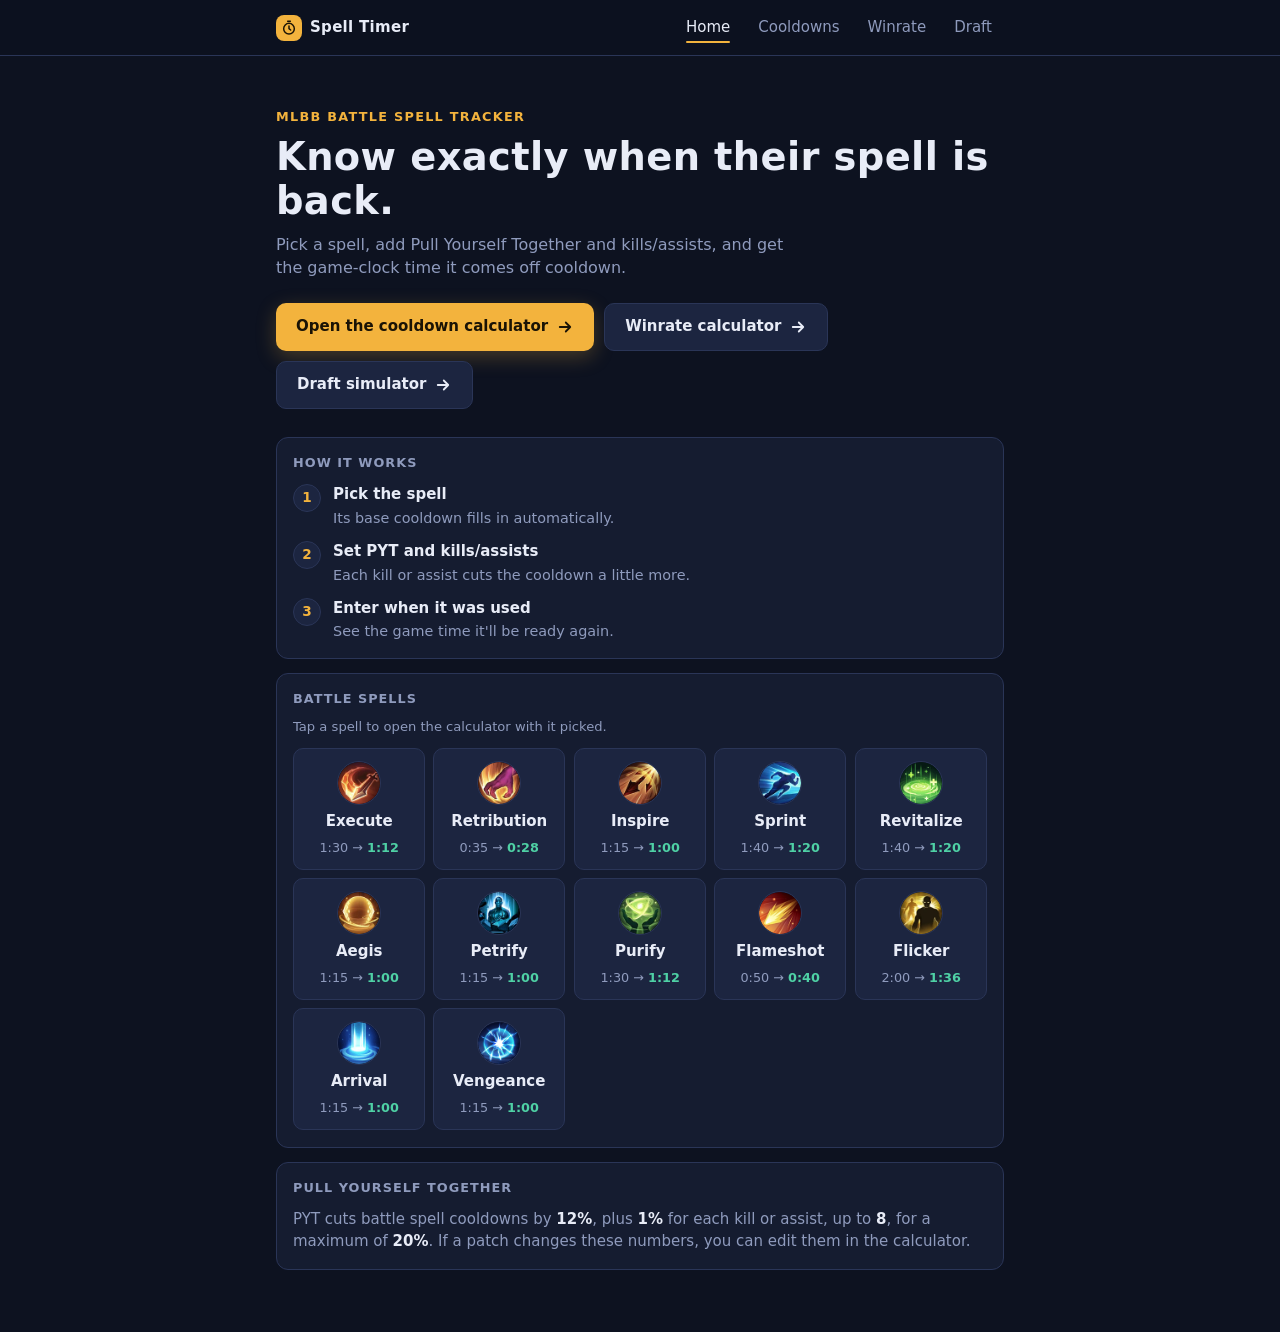
<file: index.html>
<!doctype html>
<html lang="en">
<head>
<meta charset="utf-8">
<meta name="viewport" content="width=device-width, initial-scale=1">
<title>Spell Timer</title>
<link rel="stylesheet" href="base.css">
<link rel="stylesheet" href="home.css">
<script src="spells.js" defer></script>
<script src="icons.js" defer></script>
<script src="home.js" defer></script>
</head>
<body>
<nav class="nav" aria-label="Main">
  <div class="nav-inner">
    <a class="brand" href="index.html">
      <span class="brand-mark"><svg viewBox="0 0 24 24" aria-hidden="true"><circle cx="12" cy="13" r="8"/><path d="M12 9v4l2.5 2M10 2h4"/></svg></span>
      <span class="brand-text">Spell Timer</span>
    </a>
    <ul class="nav-links">
      <li><a href="index.html" aria-current="page">Home</a></li>
      <li><a href="calculator.html">Cooldowns</a></li>
      <li><a href="winrate.html">Winrate</a></li>
      <li><a href="draft.html">Draft</a></li>
    </ul>
  </div>
</nav>

<main>
  <header class="hero">
    <p class="eyebrow">MLBB battle spell tracker</p>
    <h1>Know exactly when their spell is back.</h1>
    <p class="sub">Pick a spell, add Pull Yourself Together and kills/assists, and get the game-clock time it comes off cooldown.</p>
    <div class="cta-row">
      <a class="cta" href="calculator.html">
        Open the cooldown calculator
        <svg viewBox="0 0 24 24" aria-hidden="true"><path d="M5 12h14M13 6l6 6-6 6"/></svg>
      </a>
      <a class="cta secondary" href="winrate.html">
        Winrate calculator
        <svg viewBox="0 0 24 24" aria-hidden="true"><path d="M5 12h14M13 6l6 6-6 6"/></svg>
      </a>
      <a class="cta secondary" href="draft.html">
        Draft simulator
        <svg viewBox="0 0 24 24" aria-hidden="true"><path d="M5 12h14M13 6l6 6-6 6"/></svg>
      </a>
    </div>
  </header>

  <section>
    <h2>How it works</h2>
    <ol class="steps">
      <li>
        <span class="step-num">1</span>
        <div><strong>Pick the spell</strong><p>Its base cooldown fills in automatically.</p></div>
      </li>
      <li>
        <span class="step-num">2</span>
        <div><strong>Set PYT and kills/assists</strong><p>Each kill or assist cuts the cooldown a little more.</p></div>
      </li>
      <li>
        <span class="step-num">3</span>
        <div><strong>Enter when it was used</strong><p>See the game time it'll be ready again.</p></div>
      </li>
    </ol>
  </section>

  <section>
    <h2>Battle spells</h2>
    <p class="hint">Tap a spell to open the calculator with it picked.</p>
    <div class="spell-grid" id="spellGrid"></div>
  </section>

  <section class="pyt-note">
    <h2>Pull Yourself Together</h2>
    <p>PYT cuts battle spell cooldowns by <strong id="pytBaseText">12%</strong>, plus <strong id="pytStackText">1%</strong> for each kill or assist, up to <strong id="pytMaxText">8</strong>, for a maximum of <strong id="pytTotalText">20%</strong>. If a patch changes these numbers, you can edit them in the calculator.</p>
  </section>
</main>
</body>
</html>
</file>
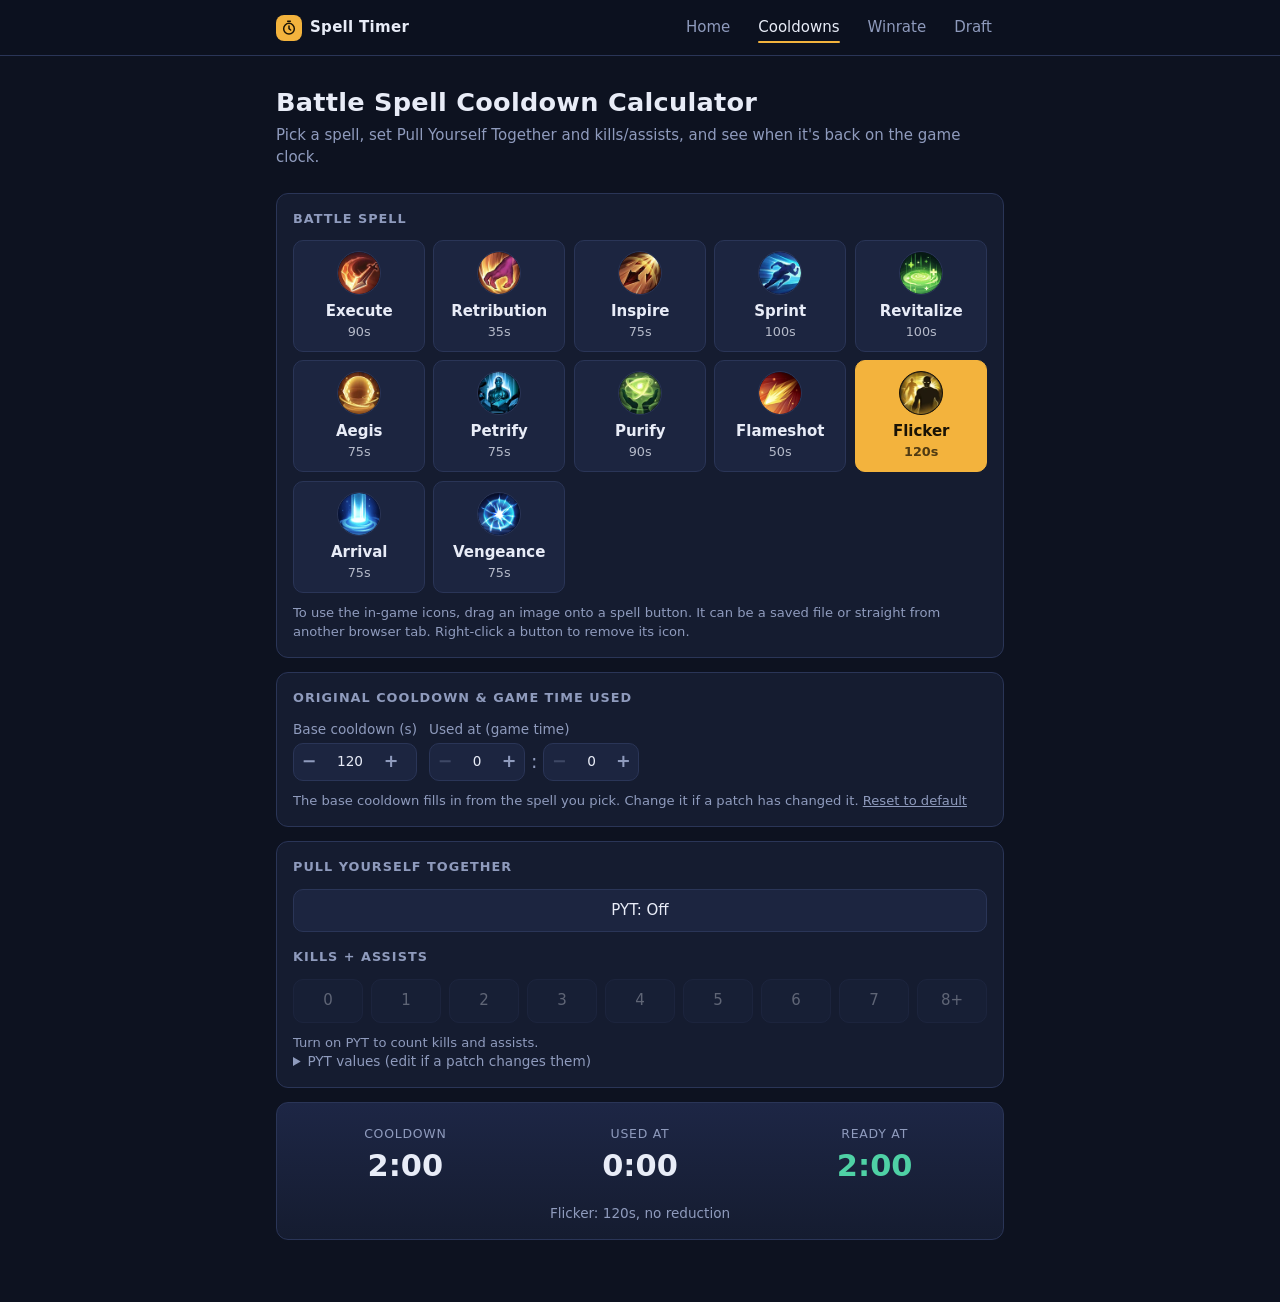
<file: calculator.html>
<!doctype html>
<html lang="en">
<head>
<meta charset="utf-8">
<meta name="viewport" content="width=device-width, initial-scale=1">
<title>Cooldown Calculator</title>
<link rel="stylesheet" href="base.css">
<link rel="stylesheet" href="calculator.css">
<script src="spells.js" defer></script>
<script src="icons.js" defer></script>
<script src="ui.js" defer></script>
<script src="calculator.js" defer></script>
</head>
<body>
<nav class="nav" aria-label="Main">
  <div class="nav-inner">
    <a class="brand" href="index.html">
      <span class="brand-mark"><svg viewBox="0 0 24 24" aria-hidden="true"><circle cx="12" cy="13" r="8"/><path d="M12 9v4l2.5 2M10 2h4"/></svg></span>
      <span class="brand-text">Spell Timer</span>
    </a>
    <ul class="nav-links">
      <li><a href="index.html">Home</a></li>
      <li><a href="calculator.html" aria-current="page">Cooldowns</a></li>
      <li><a href="winrate.html">Winrate</a></li>
      <li><a href="draft.html">Draft</a></li>
    </ul>
  </div>
</nav>

<main>
  <h1>Battle Spell Cooldown Calculator</h1>
  <p class="sub">Pick a spell, set Pull Yourself Together and kills/assists, and see when it's back on the game clock.</p>

  <section>
    <h2>Battle spell</h2>
    <div class="grid spells" id="spells"></div>
    <p class="hint">To use the in-game icons, drag an image onto a spell button. It can be a saved file or straight from another browser tab. Right-click a button to remove its icon.</p>
  </section>

  <section>
    <h2>Original cooldown &amp; game time used</h2>
    <div class="row">
      <label class="field">Base cooldown (s)
        <input type="number" id="baseCd" min="1" max="600" step="1">
      </label>
      <label class="field">Used at (game time)
        <div class="time">
          <input type="number" id="useMin" min="0" max="99" value="0" aria-label="Minutes">
          <span>:</span>
          <input type="number" id="useSec" min="0" max="59" value="0" aria-label="Seconds" data-rollover-into="useMin" data-rollover-at="59">
        </div>
      </label>
    </div>
    <p class="hint">The base cooldown fills in from the spell you pick. Change it if a patch has changed it. <button class="link" id="resetCd" type="button">Reset to default</button></p>
  </section>

  <section>
    <h2>Pull Yourself Together</h2>
    <button class="tog pyt" id="pyt" type="button" aria-pressed="false">PYT: Off</button>

    <h2 class="spaced">Kills + assists</h2>
    <div class="grid kills" id="kills"></div>
    <p class="hint" id="killHint">Turn on PYT to count kills and assists.</p>

    <details>
      <summary>PYT values (edit if a patch changes them)</summary>
      <div class="row">
        <label class="field">Base reduction (%)
          <input type="number" id="pytBase" min="0" max="100" value="12">
        </label>
        <label class="field">Per kill/assist (%)
          <input type="number" id="pytStack" min="0" max="100" step="0.5" value="1">
        </label>
        <label class="field">Max stacks
          <input type="number" id="pytMax" min="0" max="50" value="8">
        </label>
      </div>
    </details>
  </section>

  <section class="result" aria-live="polite">
    <div class="stat"><div class="lbl">Cooldown</div><div class="val" id="outCd">–</div></div>
    <div class="stat"><div class="lbl">Used at</div><div class="val" id="outUsed">–</div></div>
    <div class="stat big"><div class="lbl">Ready at</div><div class="val" id="outReady">–</div></div>
    <p class="breakdown" id="breakdown"></p>
  </section>
</main>
</body>
</html>
</file>
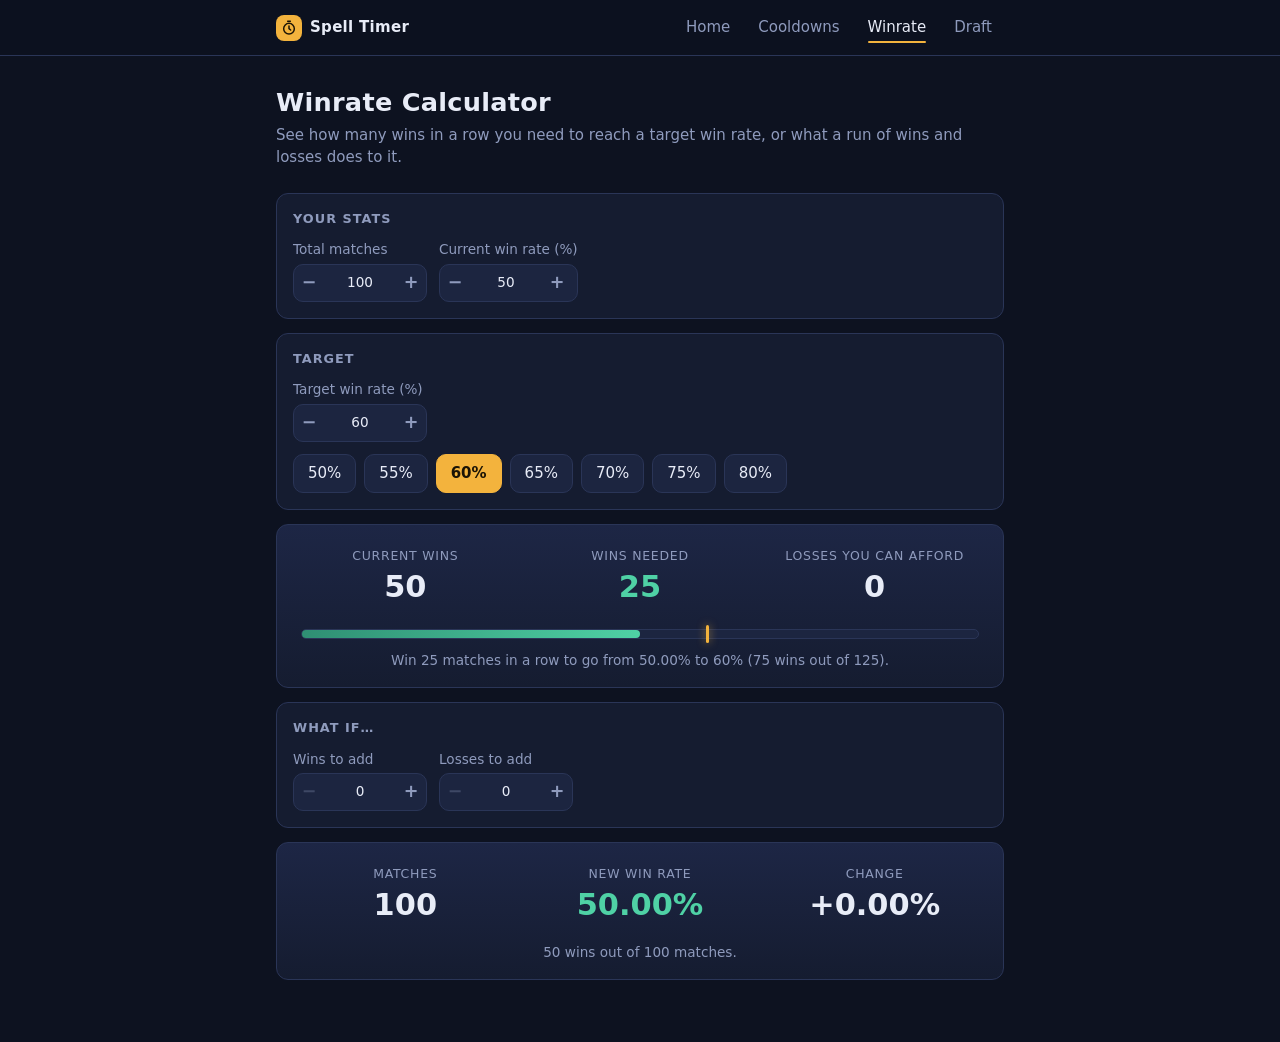
<file: winrate.html>
<!doctype html>
<html lang="en">
<head>
<meta charset="utf-8">
<meta name="viewport" content="width=device-width, initial-scale=1">
<title>Winrate Calculator</title>
<link rel="stylesheet" href="base.css">
<link rel="stylesheet" href="winrate.css">
<script src="ui.js" defer></script>
<script src="winrate.js" defer></script>
</head>
<body>
<nav class="nav" aria-label="Main">
  <div class="nav-inner">
    <a class="brand" href="index.html">
      <span class="brand-mark"><svg viewBox="0 0 24 24" aria-hidden="true"><circle cx="12" cy="13" r="8"/><path d="M12 9v4l2.5 2M10 2h4"/></svg></span>
      <span class="brand-text">Spell Timer</span>
    </a>
    <ul class="nav-links">
      <li><a href="index.html">Home</a></li>
      <li><a href="calculator.html">Cooldowns</a></li>
      <li><a href="winrate.html" aria-current="page">Winrate</a></li>
      <li><a href="draft.html">Draft</a></li>
    </ul>
  </div>
</nav>

<main>
  <h1>Winrate Calculator</h1>
  <p class="sub">See how many wins in a row you need to reach a target win rate, or what a run of wins and losses does to it.</p>

  <section>
    <h2>Your stats</h2>
    <div class="row">
      <label class="field">Total matches
        <input type="number" id="matches" class="wide" min="0" max="99999" value="100">
      </label>
      <label class="field">Current win rate (%)
        <input type="number" id="current" class="wide" min="0" max="100" step="0.1" value="50">
      </label>
    </div>
  </section>

  <section>
    <h2>Target</h2>
    <div class="row">
      <label class="field">Target win rate (%)
        <input type="number" id="target" class="wide" min="0" max="100" step="0.1" value="60">
      </label>
    </div>
    <div class="presets" id="presets" aria-label="Quick targets"></div>
  </section>

  <section class="result" aria-live="polite">
    <div class="stat"><div class="lbl">Current wins</div><div class="val" id="outWins">–</div></div>
    <div class="stat big"><div class="lbl" id="needLabel">Wins needed</div><div class="val" id="outNeed">–</div></div>
    <div class="stat"><div class="lbl">Losses you can afford</div><div class="val" id="outAfford">–</div></div>
    <div class="progress" aria-hidden="true">
      <div class="bar" id="barCurrent"></div>
      <div class="marker" id="barTarget"></div>
    </div>
    <p class="breakdown" id="needText"></p>
  </section>

  <section>
    <h2>What if…</h2>
    <div class="row">
      <label class="field">Wins to add
        <input type="number" id="addWins" class="wide" min="0" max="9999" value="0">
      </label>
      <label class="field">Losses to add
        <input type="number" id="addLosses" class="wide" min="0" max="9999" value="0">
      </label>
    </div>
  </section>

  <section class="result" aria-live="polite">
    <div class="stat"><div class="lbl">Matches</div><div class="val" id="outMatches">–</div></div>
    <div class="stat big"><div class="lbl">New win rate</div><div class="val" id="outNewRate">–</div></div>
    <div class="stat"><div class="lbl">Change</div><div class="val" id="outChange">–</div></div>
    <p class="breakdown" id="whatIfText"></p>
  </section>
</main>
</body>
</html>
</file>
<file: base.css>
/* Shared by every page: colors, layout, navbar, spell icons, page-load animation. */

:root {
  --bg: #0d1220;
  --panel: #151c30;
  --panel-2: #1c2540;
  --line: #2a3557;
  --text: #e8ecf7;
  --muted: #8f9bbd;
  --accent: #f3b33d;
  --accent-ink: #1a1305;
  --good: #4fd1a5;
  --radius: 12px;
  --nav-h: 56px;
}

* { box-sizing: border-box; }

body {
  margin: 0;
  background: var(--bg);
  color: var(--text);
  font: 15px/1.45 system-ui, -apple-system, "Segoe UI", Roboto, sans-serif;
}

a { color: inherit; }

main { max-width: 760px; margin: 0 auto; padding: 28px 16px 48px; }
h1 { font-size: 1.6rem; margin: 0 0 4px; letter-spacing: .01em; }
.sub { color: var(--muted); margin: 0 0 24px; }

section {
  background: var(--panel);
  border: 1px solid var(--line);
  border-radius: var(--radius);
  padding: 16px;
  margin-bottom: 14px;
}

h2 {
  font-size: .8rem; text-transform: uppercase; letter-spacing: .08em;
  color: var(--muted); margin: 0 0 12px; font-weight: 600;
}

button:focus-visible, a:focus-visible { outline: 2px solid var(--accent); outline-offset: 2px; }

/* ---------- Navbar ---------- */

.nav {
  position: sticky; top: 0; z-index: 10;
  height: var(--nav-h);
  background: rgba(13, 18, 32, .82);
  backdrop-filter: blur(10px);
  -webkit-backdrop-filter: blur(10px);
  border-bottom: 1px solid var(--line);
}
.nav-inner {
  max-width: 760px; height: 100%; margin: 0 auto; padding: 0 16px;
  display: flex; align-items: center; justify-content: space-between; gap: 12px;
}
.brand {
  display: flex; align-items: center; gap: 8px;
  font-weight: 700; letter-spacing: .02em; text-decoration: none;
}
.brand-mark {
  width: 26px; height: 26px; border-radius: 8px;
  display: grid; place-items: center;
  background: var(--accent); color: var(--accent-ink);
}
.brand-mark svg {
  width: 16px; height: 16px; fill: none; stroke: currentColor;
  stroke-width: 2.2; stroke-linecap: round; stroke-linejoin: round;
}
.brand:hover .brand-mark { animation: tick .6s ease-in-out; }
@keyframes tick {
  30% { transform: rotate(-12deg); }
  60% { transform: rotate(8deg); }
}

.nav-links { display: flex; gap: 4px; list-style: none; margin: 0; padding: 0; }
.nav-links a {
  position: relative; display: block;
  padding: 8px 12px; border-radius: 8px;
  color: var(--muted); text-decoration: none; font-weight: 500;
  transition: color .15s, background .15s;
}
.nav-links a:hover { color: var(--text); background: var(--panel-2); }
/* Gold underline that grows in on hover and stays on the current page */
.nav-links a::after {
  content: ""; position: absolute; left: 12px; right: 12px; bottom: 3px;
  height: 2px; border-radius: 2px; background: var(--accent);
  transform: scaleX(0); transition: transform .25s cubic-bezier(.2, .8, .2, 1);
}
.nav-links a:hover::after { transform: scaleX(.5); }
.nav-links a[aria-current="page"] { color: var(--text); }
.nav-links a[aria-current="page"]::after { transform: scaleX(1); }

@media (max-width: 560px) {
  .brand-text { display: none; }
  .nav-links { gap: 0; }
  .nav-links a { padding: 8px 8px; font-size: .9rem; }
  .nav-links a::after { left: 8px; right: 8px; }
}

/* ---------- Spell icons ---------- */

.icon {
  display: grid; place-items: center;
  width: 44px; height: 44px;
  border-radius: 50%; overflow: hidden;
  background: #0f1528; border: 1px solid var(--line);
}
.icon svg {
  width: 24px; height: 24px; fill: none; stroke: currentColor;
  stroke-width: 1.8; stroke-linecap: round; stroke-linejoin: round;
}
.icon img { width: 100%; height: 100%; object-fit: cover; animation: fade .3s ease-out; }
@keyframes fade { from { opacity: 0; } }

/* ---------- Toggle buttons ---------- */

button.tog {
  appearance: none; cursor: pointer;
  background: var(--panel-2); color: var(--text);
  border: 1px solid var(--line); border-radius: 10px;
  padding: 10px 8px; font: inherit; text-align: center;
  transition: border-color .15s, background .15s, color .15s, transform .15s, box-shadow .2s;
}
button.tog:hover { border-color: #46557f; }
button.tog:not(:disabled):hover { transform: translateY(-2px); box-shadow: 0 6px 16px rgba(0, 0, 0, .35); }
button.tog:not(:disabled):active { transform: translateY(0) scale(.96); }
button.tog[aria-pressed="true"] {
  background: var(--accent); color: var(--accent-ink); border-color: var(--accent);
  font-weight: 600;
  animation: glow 2.2s ease-in-out infinite;
}
button.tog:disabled { opacity: .35; cursor: not-allowed; }

/* Selected button: soft glowing pulse */
@keyframes glow {
  0%, 100% { box-shadow: 0 0 0 0 rgba(243, 179, 61, .0); }
  50%      { box-shadow: 0 0 14px 2px rgba(243, 179, 61, .45); }
}
/* A quick "pressed" bounce on whichever button was just picked */
.picked { animation: picked .3s cubic-bezier(.3, 1.6, .5, 1) !important; }
@keyframes picked {
  0%   { transform: scale(.9); }
  100% { transform: none; }
}

/* ---------- Form fields ---------- */

.row { display: flex; gap: 12px; align-items: center; flex-wrap: wrap; }
label.field { display: flex; flex-direction: column; gap: 4px; color: var(--muted); font-size: .85rem; }
.hint { color: var(--muted); font-size: .82rem; margin: 10px 0 0; }

/* Number inputs: native arrows hidden, replaced by −/+ buttons (built in ui.js) */
input[type=number] {
  appearance: textfield; -moz-appearance: textfield;
  background: transparent; color: var(--text);
  border: 0; padding: 8px 2px; margin: 0;
  font: inherit; font-variant-numeric: tabular-nums;
  width: 52px; text-align: center;
}
input[type=number]::-webkit-inner-spin-button,
input[type=number]::-webkit-outer-spin-button { -webkit-appearance: none; margin: 0; }
input[type=number]:focus { outline: none; }

.stepper {
  display: inline-flex; align-items: stretch;
  background: var(--panel-2);
  border: 1px solid var(--line); border-radius: 10px;
  overflow: hidden;
  transition: border-color .15s, box-shadow .2s;
}
.stepper:hover { border-color: #46557f; }
.stepper:focus-within { border-color: var(--accent); box-shadow: 0 0 0 3px rgba(243, 179, 61, .18); }
.num-clip { display: block; overflow: hidden; }

.step {
  appearance: none; border: 0; cursor: pointer;
  width: 30px; padding: 0;
  background: transparent; color: var(--muted);
  font: 600 1.1rem/1 system-ui, sans-serif;
  transition: color .12s, background .12s, transform .1s;
  user-select: none; touch-action: manipulation;
}
.step:hover:not(:disabled) { color: var(--accent); background: rgba(243, 179, 61, .1); }
.step:active:not(:disabled) { transform: scale(.85); }
.step:disabled { opacity: .3; cursor: default; }
.step:focus-visible { outline-offset: -2px; }

/* The value rolls up or down when it changes, and the box flashes gold */
.roll-up   { animation: roll-up .22s cubic-bezier(.2, .8, .2, 1); }
.roll-down { animation: roll-down .22s cubic-bezier(.2, .8, .2, 1); }
@keyframes roll-up {
  from { transform: translateY(70%); opacity: 0; }
  to   { transform: none; opacity: 1; }
}
@keyframes roll-down {
  from { transform: translateY(-70%); opacity: 0; }
  to   { transform: none; opacity: 1; }
}
.stepper.changed { animation: box-flash .4s ease-out; }
@keyframes box-flash {
  from { box-shadow: 0 0 0 3px rgba(243, 179, 61, .45); }
  to   { box-shadow: 0 0 0 3px rgba(243, 179, 61, 0); }
}

/* ---------- Result panel ---------- */

.result {
  display: grid; grid-template-columns: repeat(3, 1fr); gap: 10px;
  background: linear-gradient(180deg, #1d2645, var(--panel));
}
.stat { text-align: center; padding: 6px 4px; }
.stat .lbl { color: var(--muted); font-size: .78rem; text-transform: uppercase; letter-spacing: .06em; }
.stat .val { display: inline-block; font-size: 1.9rem; font-weight: 700; font-variant-numeric: tabular-nums; }
.stat.big .val { color: var(--good); }
.breakdown { grid-column: 1 / -1; text-align: center; color: var(--muted); font-size: .85rem; margin: 0; }

/* Result numbers bump when they change; the highlighted one also glows */
.bump { animation: bump .35s cubic-bezier(.3, 1.6, .5, 1); }
@keyframes bump {
  0%   { transform: scale(1.18); }
  100% { transform: none; }
}
.stat.big .val.bump { animation: bump .35s cubic-bezier(.3, 1.6, .5, 1), ready-flash .6s ease-out; }
@keyframes ready-flash {
  from { text-shadow: 0 0 18px rgba(79, 209, 165, .9); }
  to   { text-shadow: none; }
}

@media (max-width: 520px) {
  .result { grid-template-columns: 1fr; }
  .stat .val { font-size: 1.6rem; }
}

/* ---------- Page-load animation ---------- */

/* Sections slide in one after another when the page opens */
main > * { animation: rise .5s cubic-bezier(.2, .8, .2, 1) both; }
main > :nth-child(2) { animation-delay: .05s; }
main > :nth-child(3) { animation-delay: .10s; }
main > :nth-child(4) { animation-delay: .15s; }
main > :nth-child(5) { animation-delay: .20s; }
main > :nth-child(6) { animation-delay: .25s; }
@keyframes rise {
  from { opacity: 0; transform: translateY(14px); }
  to   { opacity: 1; transform: none; }
}

/* Respect the system "reduce motion" setting */
@media (prefers-reduced-motion: reduce) {
  *, *::before, *::after {
    animation-duration: .01ms !important;
    animation-iteration-count: 1 !important;
    transition-duration: .01ms !important;
  }
}
</file>
<file: home.css>
/* Homepage styles. Shared colors, layout and navbar are in base.css. */

/* ---------- Hero ---------- */

.hero { padding: 24px 0 28px; }
.eyebrow {
  margin: 0 0 8px;
  color: var(--accent); font-size: .8rem; font-weight: 600;
  text-transform: uppercase; letter-spacing: .1em;
}
.hero h1 { font-size: clamp(1.8rem, 5vw, 2.4rem); line-height: 1.15; margin-bottom: 10px; }
.hero .sub { max-width: 520px; font-size: 1rem; }

.cta {
  display: inline-flex; align-items: center; gap: 8px;
  padding: 12px 20px; border-radius: 10px;
  background: var(--accent); color: var(--accent-ink);
  font-weight: 700; text-decoration: none;
  box-shadow: 0 6px 20px rgba(243, 179, 61, .25);
  transition: transform .15s, box-shadow .2s;
  animation: cta-glow 2.6s ease-in-out 1s infinite;
}
.cta svg {
  width: 18px; height: 18px; fill: none; stroke: currentColor;
  stroke-width: 2.4; stroke-linecap: round; stroke-linejoin: round;
  transition: transform .2s;
}
.cta:hover { transform: translateY(-2px); box-shadow: 0 10px 26px rgba(243, 179, 61, .4); }
.cta:hover svg { transform: translateX(4px); }
.cta:active { transform: scale(.97); }
.cta-row { display: flex; flex-wrap: wrap; gap: 10px; }
.cta.secondary {
  background: var(--panel-2); color: var(--text);
  border: 1px solid var(--line); box-shadow: none; animation: none;
}
.cta.secondary:hover { border-color: var(--accent); box-shadow: 0 8px 20px rgba(0, 0, 0, .35); }
@keyframes cta-glow {
  0%, 100% { box-shadow: 0 6px 20px rgba(243, 179, 61, .25); }
  50%      { box-shadow: 0 6px 28px rgba(243, 179, 61, .5); }
}

/* ---------- How it works ---------- */

.steps { list-style: none; margin: 0; padding: 0; display: grid; gap: 12px; }
.steps li { display: flex; gap: 12px; align-items: flex-start; }
.steps strong { display: block; }
.steps p { margin: 2px 0 0; color: var(--muted); font-size: .9rem; }
.step-num {
  flex: none; width: 28px; height: 28px; border-radius: 50%;
  display: grid; place-items: center;
  background: var(--panel-2); border: 1px solid var(--line);
  color: var(--accent); font-weight: 700; font-size: .85rem;
}

/* ---------- Spell grid ---------- */

.hint { color: var(--muted); font-size: .82rem; margin: -4px 0 12px; }
.spell-grid { display: grid; gap: 8px; grid-template-columns: repeat(auto-fill, minmax(110px, 1fr)); }

.spell-card {
  display: flex; flex-direction: column; align-items: center; gap: 6px;
  padding: 12px 8px; border-radius: 10px;
  background: var(--panel-2); border: 1px solid var(--line);
  text-decoration: none; text-align: center;
  transition: border-color .15s, transform .15s, box-shadow .2s;
  animation: pop-in .35s cubic-bezier(.3, 1.4, .5, 1) both;
}
.spell-card:hover {
  border-color: var(--accent); transform: translateY(-3px);
  box-shadow: 0 8px 18px rgba(0, 0, 0, .35);
}
.spell-card:active { transform: scale(.96); }
.spell-card .icon { transition: transform .25s cubic-bezier(.3, 1.4, .5, 1); }
.spell-card:hover .icon { transform: scale(1.12) rotate(-6deg); }
.spell-card .name { font-weight: 600; }
.spell-card .cd { font-size: .8rem; color: var(--muted); font-variant-numeric: tabular-nums; }
.spell-card .cd b { color: var(--good); font-weight: 600; }
@keyframes pop-in {
  from { opacity: 0; transform: scale(.85); }
  to   { opacity: 1; transform: none; }
}

/* ---------- PYT note ---------- */

.pyt-note p { margin: 0; color: var(--muted); }
.pyt-note strong { color: var(--text); }
</file>
<file: calculator.css>
/* Cooldown calculator page. Shared colors, navbar, buttons, number boxes
   and result panel are in base.css. */

h2.spaced { margin-top: 16px; }

/* Button grids */
.grid { display: grid; gap: 8px; }
.spells { grid-template-columns: repeat(auto-fill, minmax(110px, 1fr)); }
.kills { grid-template-columns: repeat(9, 1fr); }

/* Spell buttons */
button.tog.drop { border-color: var(--good); border-style: dashed; }
.spells .icon { margin: 0 auto 6px; transition: transform .25s cubic-bezier(.3, 1.4, .5, 1); }
button.tog[aria-pressed="true"] .icon { border-color: var(--accent-ink); color: var(--accent); }
button.tog:not(:disabled):hover .icon { transform: scale(1.1) rotate(-6deg); }
.spell-name { display: block; font-weight: 600; }
.spell-cd { display: block; font-size: .8rem; opacity: .75; }

/* Spell buttons pop in one by one (delay set in calculator.js) */
.spells button.tog { animation: pop-in .35s cubic-bezier(.3, 1.4, .5, 1) both; }
.spells button.tog[aria-pressed="true"] { animation: pop-in .35s both, glow 2.2s ease-in-out .35s infinite; }
@keyframes pop-in {
  from { opacity: 0; transform: scale(.85); }
  to   { opacity: 1; transform: none; }
}

/* Game time (minutes : seconds) */
.time { display: flex; align-items: center; gap: 6px; }
.time input { width: 34px; }
.time > span { font-size: 1.2rem; color: var(--muted); }

/* PYT button, with a light sweep across it when turned on */
.pyt { width: 100%; padding: 12px; position: relative; overflow: hidden; }
.pyt::after {
  content: ""; position: absolute; inset: 0;
  background: linear-gradient(100deg, transparent 30%, rgba(255, 255, 255, .45) 50%, transparent 70%);
  transform: translateX(-100%); pointer-events: none;
}
.pyt[aria-pressed="true"]::after { animation: sweep .7s ease-out; }
@keyframes sweep { to { transform: translateX(100%); } }

/* Kill buttons fade between enabled/disabled */
.kills button.tog { transition: opacity .25s, border-color .15s, background .15s, color .15s, transform .15s, box-shadow .2s; }

button.link {
  background: none; border: 0; color: var(--muted); font: inherit; font-size: .82rem;
  cursor: pointer; text-decoration: underline; padding: 0;
}
details summary { cursor: pointer; color: var(--muted); font-size: .85rem; }
details .row { margin-top: 12px; }

/* Phones */
@media (max-width: 520px) {
  .kills { grid-template-columns: repeat(5, 1fr); }
}
</file>
<file: winrate.css>
/* Winrate calculator page. Shared colors, navbar, buttons, number boxes
   and result panel are in base.css. */

/* Wider number boxes for match counts and percentages */
input[type=number].wide { width: 72px; }

/* Quick target buttons */
.presets { display: flex; flex-wrap: wrap; gap: 8px; margin-top: 12px; }
.presets button.tog { padding: 8px 14px; min-width: 56px; }

/* Current vs target bar */
.progress {
  grid-column: 1 / -1; position: relative;
  height: 10px; margin: 4px 8px 2px;
  border-radius: 99px; background: var(--panel-2); border: 1px solid var(--line);
}
.progress .bar {
  height: 100%; width: 0; border-radius: 99px;
  background: linear-gradient(90deg, #2f8f73, var(--good));
  transition: width .5s cubic-bezier(.2, .8, .2, 1);
}
.progress .marker {
  position: absolute; top: -5px; width: 3px; height: 18px; left: 0;
  margin-left: -1.5px; border-radius: 2px;
  background: var(--accent); box-shadow: 0 0 8px rgba(243, 179, 61, .7);
  transition: left .5s cubic-bezier(.2, .8, .2, 1);
}

/* Change value colors */
.val.up   { color: var(--good); }
.val.down { color: #ef6b6b; }
</file>
